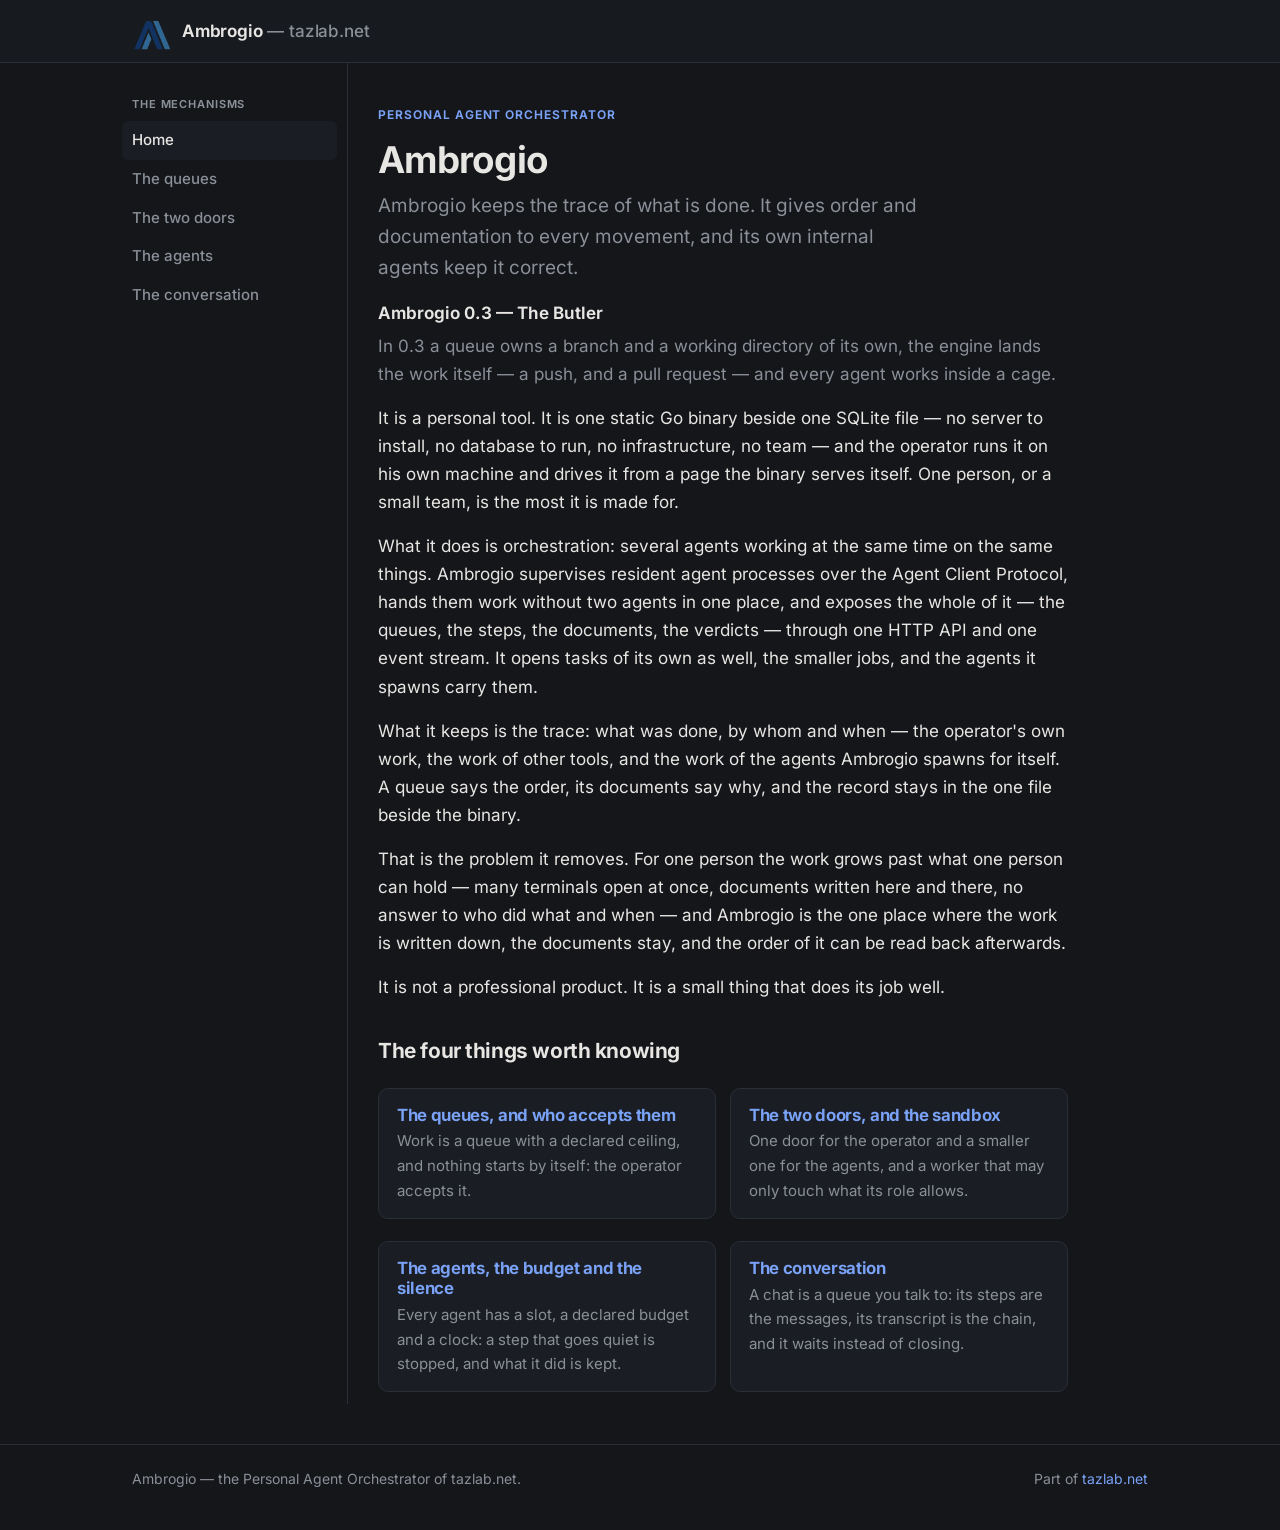
<file: ambrogio-site/site/index.html>
<!doctype html>
<html lang="en">
<head>
<meta charset="utf-8">
<meta name="viewport" content="width=device-width, initial-scale=1">
<title>Ambrogio — the Personal Agent Orchestrator of tazlab.net</title>
<meta name="description" content="Ambrogio is a personal tool: one binary beside one file, for one person or a small team, that supervises resident AI agents, carries their work in queues, and keeps the trace of what was done and why.">
<meta property="og:title" content="Ambrogio — the Personal Agent Orchestrator of tazlab.net">
<meta property="og:description" content="Ambrogio is a personal tool: one binary beside one file, for one person or a small team, that supervises resident AI agents, carries their work in queues, and keeps the trace of what was done and why.">
<meta property="og:image" content="https://ambrogio.tazlab.net/logo.png">
<meta property="og:url" content="https://ambrogio.tazlab.net/">
<meta property="og:type" content="website">
<link rel="icon" href="favicon.ico">
<link rel="stylesheet" href="styles.css">
</head>
<body>
<header class="site-header">
  <div class="wrap">
    <a class="brand" href="index.html">
      <img src="logo.png" width="512" height="512" alt="">
      <span class="name">Ambrogio<span class="tld"> — tazlab.net</span></span>
    </a>
  </div>
</header>

<div class="wrap">
  <div class="shell">
    <nav class="side-menu" aria-label="Site">
      <p class="menu-label">The mechanisms</p>
      <a href="index.html" aria-current="page">Home</a>
      <a href="queues.html">The queues</a>
      <a href="doors.html">The two doors</a>
      <a href="agents.html">The agents</a>
      <a href="conversation.html">The conversation</a>
    </nav>

    <main>
      <p class="eyebrow">Personal Agent Orchestrator</p>
      <h1>Ambrogio</h1>
      <p class="lead">Ambrogio keeps the trace of what is done. It gives order and
        documentation to every movement, and its own internal agents keep it correct.</p>

      <p class="release">Ambrogio 0.3 — The Butler</p>
      <p class="release-note">In 0.3 a queue owns a branch and a working directory of its own,
        the engine lands the work itself — a push, and a pull request — and every agent works
        inside a cage.</p>

      <p>It is a personal tool. It is one static Go binary beside one SQLite file — no
        server to install, no database to run, no infrastructure, no team — and the operator
        runs it on his own machine and drives it from a page the binary serves itself. One
        person, or a small team, is the most it is made for.</p>

      <p>What it does is orchestration: several agents working at the same time on the same
        things. Ambrogio supervises resident agent processes over the Agent Client Protocol,
        hands them work without two agents in one place, and exposes the whole of it — the
        queues, the steps, the documents, the verdicts — through one HTTP API and one event
        stream. It opens tasks of its own as well, the smaller jobs, and the agents it spawns
        carry them.</p>

      <p>What it keeps is the trace: what was done, by whom and when — the operator's own
        work, the work of other tools, and the work of the agents Ambrogio spawns for itself.
        A queue says the order, its documents say why, and the record stays in the one file
        beside the binary.</p>

      <p>That is the problem it removes. For one person the work grows past what one person
        can hold — many terminals open at once, documents written here and there, no answer to
        who did what and when — and Ambrogio is the one place where the work is written down,
        the documents stay, and the order of it can be read back afterwards.</p>

      <p>It is not a professional product. It is a small thing that does its job well.</p>

      <h2>The four things worth knowing</h2>
      <ul class="cards">
        <li class="card">
          <h3><a href="queues.html">The queues, and who accepts them</a></h3>
          <p>Work is a queue with a declared ceiling, and nothing starts by itself: the
            operator accepts it.</p>
        </li>
        <li class="card">
          <h3><a href="doors.html">The two doors, and the sandbox</a></h3>
          <p>One door for the operator and a smaller one for the agents, and a worker that may
            only touch what its role allows.</p>
        </li>
        <li class="card">
          <h3><a href="agents.html">The agents, the budget and the silence</a></h3>
          <p>Every agent has a slot, a declared budget and a clock: a step that goes quiet is
            stopped, and what it did is kept.</p>
        </li>
        <li class="card">
          <h3><a href="conversation.html">The conversation</a></h3>
          <p>A chat is a queue you talk to: its steps are the messages, its transcript is the
            chain, and it waits instead of closing.</p>
        </li>
      </ul>
    </main>
  </div>
</div>

<footer class="site-footer">
  <div class="wrap">
    <span>Ambrogio — the Personal Agent Orchestrator of tazlab.net.</span>
    <span>Part of <a href="https://tazlab.net">tazlab.net</a></span>
  </div>
</footer>
</body>
</html>
</file>
<file: ambrogio-site/site/styles.css>
/* ambrogio.tazlab.net — one stylesheet, no framework, no CDN, no build step, no JavaScript.
   The palette is the product's own, read from ambrogio/v2/api/ui/app.css:15-16. */

@font-face {
  font-family: "Inter";
  font-style: normal;
  font-weight: 100 900;
  font-display: swap;
  src: url("fonts/inter.woff2") format("woff2");
}

:root {
  --bg: #14161a;        /* the ground */
  --panel: #1a1d23;     /* cards, code, the menu's active row */
  --bar: #171a1f;       /* the header — the engine's own bar ground */
  --fg: #e8e6e3;        /* body text */
  --dim: #8a8f98;       /* secondary text and idle menu links */
  --line: #2a2e36;      /* rules and borders */
  --accent: #7aa2f7;    /* links, the current page, focus */
  --radius: 10px;
  --measure: 720px;
  --sans: "Inter", system-ui, -apple-system, "Segoe UI", Roboto, Helvetica, Arial, sans-serif;
  --mono: ui-monospace, SFMono-Regular, "SF Mono", Menlo, Consolas, "Liberation Mono", monospace;
}

* { box-sizing: border-box; }

html { -webkit-text-size-adjust: 100%; }

body {
  margin: 0;
  background: var(--bg);
  color: var(--fg);
  font-family: var(--sans);
  font-size: 17px;
  line-height: 1.65;
  text-rendering: optimizeLegibility;
  -webkit-font-smoothing: antialiased;
}

a { color: var(--accent); text-decoration: none; }
a:hover { text-decoration: underline; }
a:focus-visible { outline: 2px solid var(--accent); outline-offset: 2px; border-radius: 3px; }

.wrap { max-width: 1060px; margin: 0 auto; padding: 0 22px; }

/* Header */
.site-header { background: var(--bar); border-bottom: 1px solid var(--line); }
.site-header .wrap { display: flex; align-items: center; min-height: 62px; padding-top: 10px; padding-bottom: 10px; }
.brand { display: inline-flex; align-items: center; gap: 10px; color: var(--fg); font-weight: 650; letter-spacing: -0.01em; }
.brand:hover { text-decoration: none; }
/* The mark. site/logo.png is android-chrome-512x512.png of the Ambrogio icon set
   (ambrogio/v2/api/, from app-icons.zip): 512×512, 121,589 B — the largest the set
   holds. Drawn at 40 px, a header mark and not a favicon (the favicon stays
   favicon.ico, in the tab's business). 40 px keeps the header's own 62 px min-height
   in charge, so the mark grows without moving anything else on the page. */
.brand img { display: block; width: 40px; height: 40px; }
.brand .name { font-size: 17px; }
.brand .tld { color: var(--dim); font-weight: 500; }

/* Side menu, and the page beside it */
.shell { display: grid; grid-template-columns: 216px minmax(0, 1fr); }
.side-menu { border-right: 1px solid var(--line); padding: 32px 20px 40px 0; }
.side-menu .menu-label { text-transform: uppercase; letter-spacing: 0.08em; font-size: 11px; font-weight: 650; color: var(--dim); margin: 0 0 8px; }
.side-menu a { display: block; padding: 7px 10px; margin: 0 -10px; border-radius: 6px; color: var(--dim); font-size: 15px; font-weight: 500; }
.side-menu a:hover { background: var(--panel); color: var(--fg); text-decoration: none; }
.side-menu a[aria-current="page"] { background: var(--panel); color: var(--fg); }

main { display: block; padding: 42px 0 8px 30px; max-width: var(--measure); }

/* Type */
h1, h2, h3 { line-height: 1.2; letter-spacing: -0.02em; font-weight: 680; }
h1 { font-size: 2.3rem; margin: 0 0 0.5rem; }
h2 { font-size: 1.3rem; margin: 2.4rem 0 0.7rem; }
h3 { font-size: 1.05rem; margin: 1.6rem 0 0.4rem; }
p { margin: 0 0 1rem; }
.lead { font-size: 1.18rem; color: var(--dim); max-width: 46ch; }
.eyebrow { text-transform: uppercase; letter-spacing: 0.08em; font-size: 12px; font-weight: 650; color: var(--accent); margin: 0 0 0.8rem; }
/* The release the page is about, and the one sentence on what changed in it. */
.release { font-weight: 650; margin: 0.4rem 0 0.3rem; }
.release-note { color: var(--dim); }
ul, ol { padding-left: 1.15rem; }
li { margin: 0.25rem 0; }
li strong { color: var(--fg); }
hr { border: 0; border-top: 1px solid var(--line); margin: 2.4rem 0; }

code { font-family: var(--mono); font-size: 0.86em; background: var(--panel); padding: 0.12em 0.4em; border-radius: 5px; }
pre { font-family: var(--mono); font-size: 0.84rem; line-height: 1.55; background: var(--panel); border: 1px solid var(--line); border-radius: var(--radius); padding: 14px 16px; overflow-x: auto; }
pre code { background: none; padding: 0; font-size: inherit; }

/* The four deep dives */
.cards { display: grid; grid-template-columns: repeat(2, 1fr); gap: 14px; margin: 1.2rem 0 0; padding: 0; list-style: none; }
.card { border: 1px solid var(--line); border-radius: var(--radius); padding: 16px 18px 14px; background: var(--panel); }
.card:hover { border-color: var(--accent); }
.card h3 { margin: 0; }
.card p { color: var(--dim); font-size: 15px; margin: 0.3rem 0 0; }

/* The delivery lane — the one diagram on the site */
.lane { display: flex; flex-wrap: wrap; align-items: center; gap: 8px; margin: 1rem 0 1.4rem; padding: 0; list-style: none; }
.lane .step { border: 1px solid var(--line); border-radius: 8px; padding: 7px 11px; font-size: 14px; font-weight: 550; background: var(--panel); white-space: nowrap; }
.lane .arrow { color: var(--dim); font-size: 14px; }

/* Footer */
.site-footer { border-top: 1px solid var(--line); margin-top: 40px; padding: 22px 0 40px; color: var(--dim); font-size: 14px; }
.site-footer .wrap { display: flex; flex-wrap: wrap; justify-content: space-between; gap: 10px; }

@media (max-width: 720px) {
  body { font-size: 16px; }
  h1 { font-size: 1.9rem; }
  .shell { grid-template-columns: 1fr; }
  .side-menu { display: flex; flex-wrap: wrap; gap: 6px; border-right: 0; border-bottom: 1px solid var(--line); padding: 12px 0; }
  .side-menu .menu-label { display: none; }
  .side-menu a { margin: 0; padding: 6px 9px; }
  main { padding: 30px 0 8px; }
  .cards { grid-template-columns: 1fr; }
}
</file>
